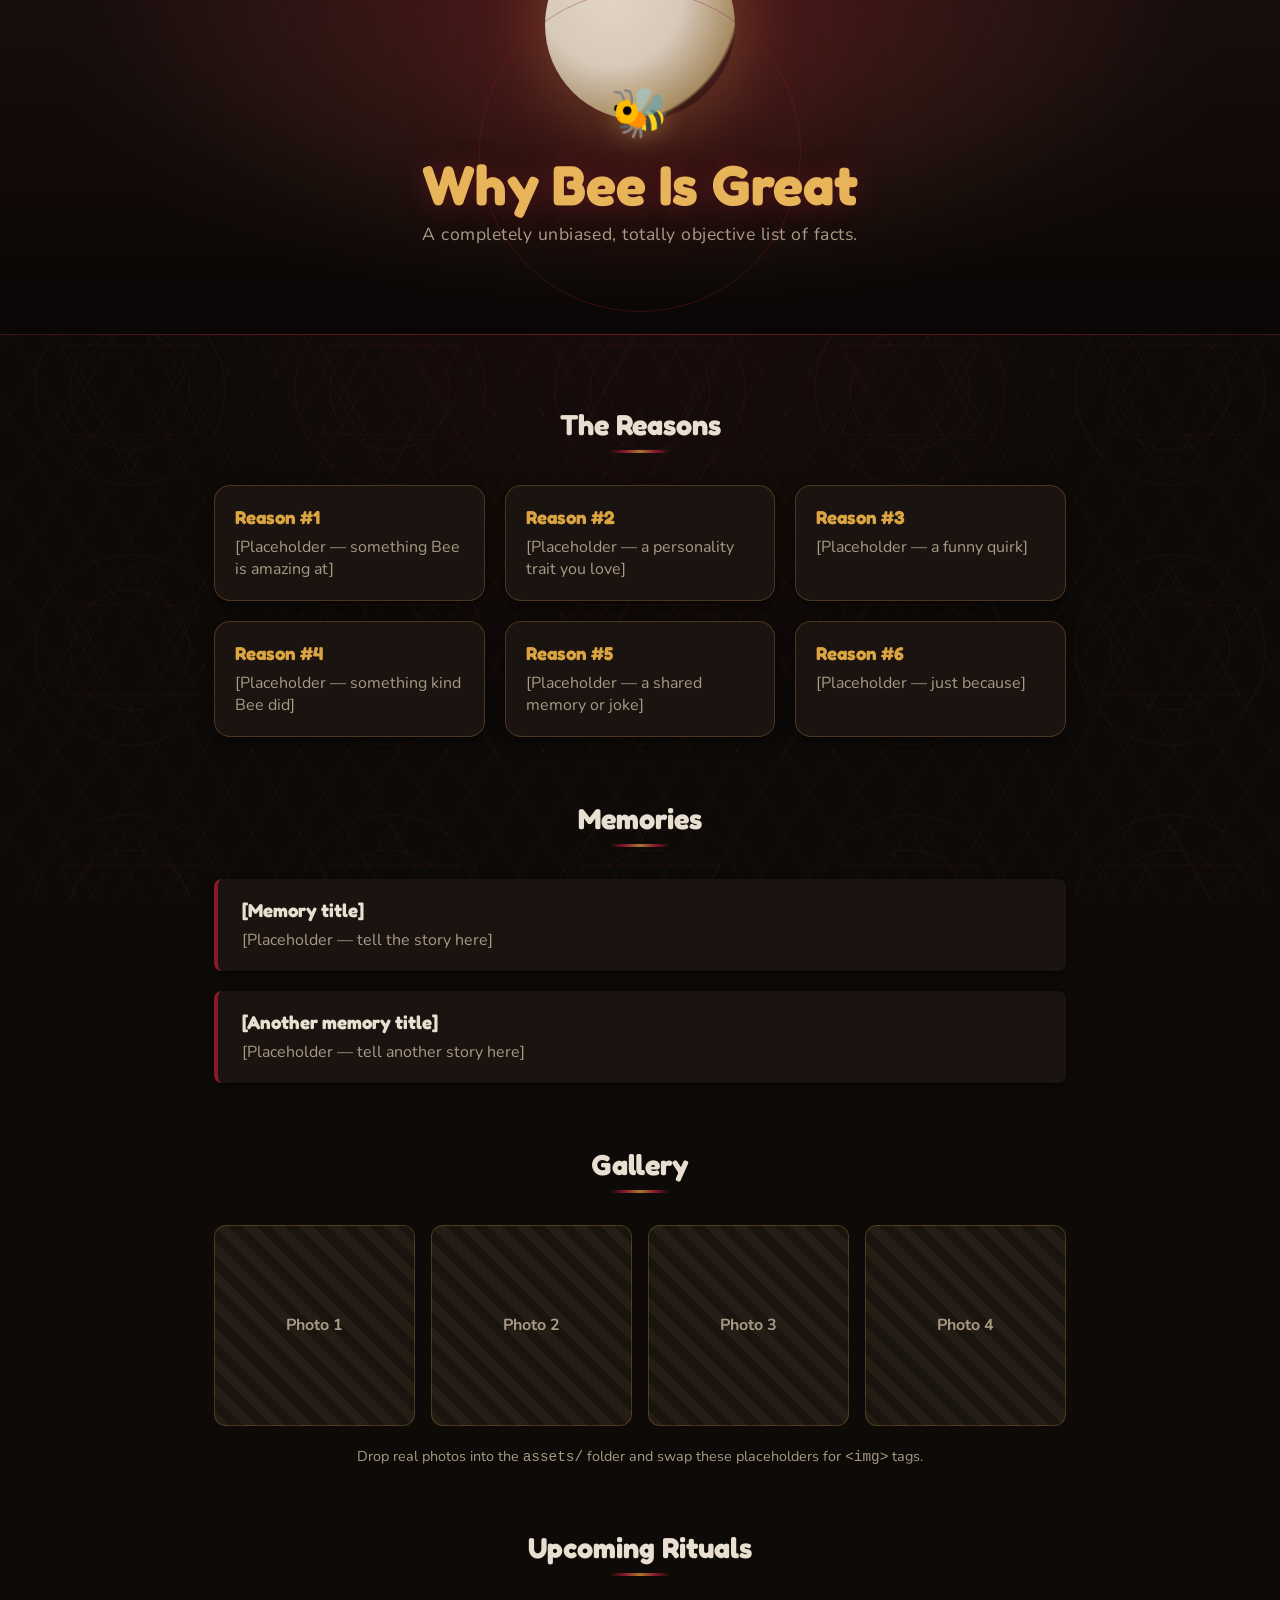
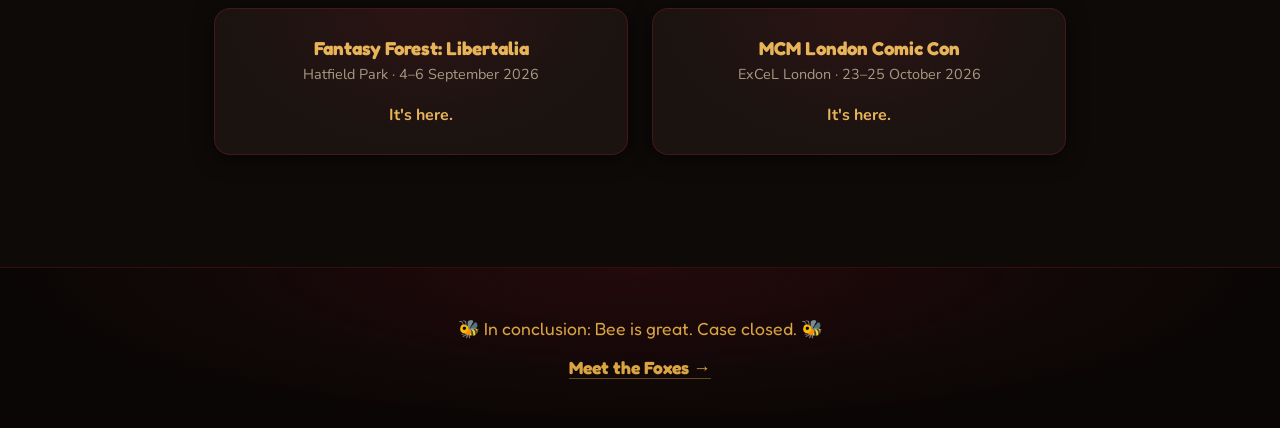
<file: bee.html>
<!DOCTYPE html>
<html lang="en">
<head>
<meta charset="UTF-8">
<meta name="viewport" content="width=device-width, initial-scale=1.0">
<title>Why Bee Is Great</title>
<link rel="stylesheet" href="style.css">
<link rel="preconnect" href="https://fonts.googleapis.com">
<link rel="preconnect" href="https://fonts.gstatic.com" crossorigin>
<link href="https://fonts.googleapis.com/css2?family=Fredoka:wght@500;700&family=Nunito:wght@400;700&display=swap" rel="stylesheet">
</head>
<body>

<header class="hero">
  <div class="hero-inner">
    <p class="hero-emoji">🐝</p>
    <h1>Why Bee Is Great</h1>
    <p class="subtitle">A completely unbiased, totally objective list of facts.</p>
  </div>
</header>

<main>

  <section class="reasons">
    <h2>The Reasons</h2>
    <div class="reason-grid">
      <div class="reason-card">
        <h3>Reason #1</h3>
        <p>[Placeholder — something Bee is amazing at]</p>
      </div>
      <div class="reason-card">
        <h3>Reason #2</h3>
        <p>[Placeholder — a personality trait you love]</p>
      </div>
      <div class="reason-card">
        <h3>Reason #3</h3>
        <p>[Placeholder — a funny quirk]</p>
      </div>
      <div class="reason-card">
        <h3>Reason #4</h3>
        <p>[Placeholder — something kind Bee did]</p>
      </div>
      <div class="reason-card">
        <h3>Reason #5</h3>
        <p>[Placeholder — a shared memory or joke]</p>
      </div>
      <div class="reason-card">
        <h3>Reason #6</h3>
        <p>[Placeholder — just because]</p>
      </div>
    </div>
  </section>

  <section class="memories">
    <h2>Memories</h2>
    <div class="memory-list">
      <div class="memory-card">
        <h3>[Memory title]</h3>
        <p>[Placeholder — tell the story here]</p>
      </div>
      <div class="memory-card">
        <h3>[Another memory title]</h3>
        <p>[Placeholder — tell another story here]</p>
      </div>
    </div>
  </section>

  <section class="gallery">
    <h2>Gallery</h2>
    <div class="gallery-grid">
      <div class="gallery-item">Photo 1</div>
      <div class="gallery-item">Photo 2</div>
      <div class="gallery-item">Photo 3</div>
      <div class="gallery-item">Photo 4</div>
    </div>
    <p class="gallery-hint">Drop real photos into the <code>assets/</code> folder and swap these placeholders for <code>&lt;img&gt;</code> tags.</p>
  </section>

  <section class="countdowns">
    <h2>Upcoming Rituals</h2>
    <div class="countdown-grid">
      <div class="countdown-card" data-target="2026-09-04T00:00:00">
        <h3>Fantasy Forest: Libertalia</h3>
        <p class="countdown-sub">Hatfield Park &middot; 4&ndash;6 September 2026</p>
        <div class="countdown-timer">
          <div class="countdown-unit"><span class="countdown-value" data-unit="days">00</span><span class="countdown-label">days</span></div>
          <div class="countdown-unit"><span class="countdown-value" data-unit="hours">00</span><span class="countdown-label">hrs</span></div>
          <div class="countdown-unit"><span class="countdown-value" data-unit="minutes">00</span><span class="countdown-label">min</span></div>
          <div class="countdown-unit"><span class="countdown-value" data-unit="seconds">00</span><span class="countdown-label">sec</span></div>
        </div>
        <p class="countdown-status"></p>
      </div>
      <div class="countdown-card" data-target="2026-10-23T00:00:00">
        <h3>MCM London Comic Con</h3>
        <p class="countdown-sub">ExCeL London &middot; 23&ndash;25 October 2026</p>
        <div class="countdown-timer">
          <div class="countdown-unit"><span class="countdown-value" data-unit="days">00</span><span class="countdown-label">days</span></div>
          <div class="countdown-unit"><span class="countdown-value" data-unit="hours">00</span><span class="countdown-label">hrs</span></div>
          <div class="countdown-unit"><span class="countdown-value" data-unit="minutes">00</span><span class="countdown-label">min</span></div>
          <div class="countdown-unit"><span class="countdown-value" data-unit="seconds">00</span><span class="countdown-label">sec</span></div>
        </div>
        <p class="countdown-status"></p>
      </div>
    </div>
  </section>

</main>

<footer>
  <p>🐝 In conclusion: Bee is great. Case closed. 🐝</p>
  <p><a class="back-link" href="foxes.html">Meet the Foxes &rarr;</a></p>
</footer>

<script>
  function updateCountdowns() {
    document.querySelectorAll('.countdown-card').forEach(function (card) {
      var target = new Date(card.dataset.target).getTime();
      var now = Date.now();
      var diff = target - now;
      var statusEl = card.querySelector('.countdown-status');
      var timerEl = card.querySelector('.countdown-timer');

      if (diff <= 0) {
        timerEl.style.display = 'none';
        statusEl.textContent = 'It\'s here.';
        return;
      }

      var seconds = Math.floor(diff / 1000);
      var days = Math.floor(seconds / 86400);
      var hours = Math.floor((seconds % 86400) / 3600);
      var minutes = Math.floor((seconds % 3600) / 60);
      var secs = seconds % 60;

      card.querySelector('[data-unit="days"]').textContent = String(days).padStart(2, '0');
      card.querySelector('[data-unit="hours"]').textContent = String(hours).padStart(2, '0');
      card.querySelector('[data-unit="minutes"]').textContent = String(minutes).padStart(2, '0');
      card.querySelector('[data-unit="seconds"]').textContent = String(secs).padStart(2, '0');
      statusEl.textContent = '';
    });
  }

  updateCountdowns();
  setInterval(updateCountdowns, 1000);
</script>

</body>
</html>
</file>
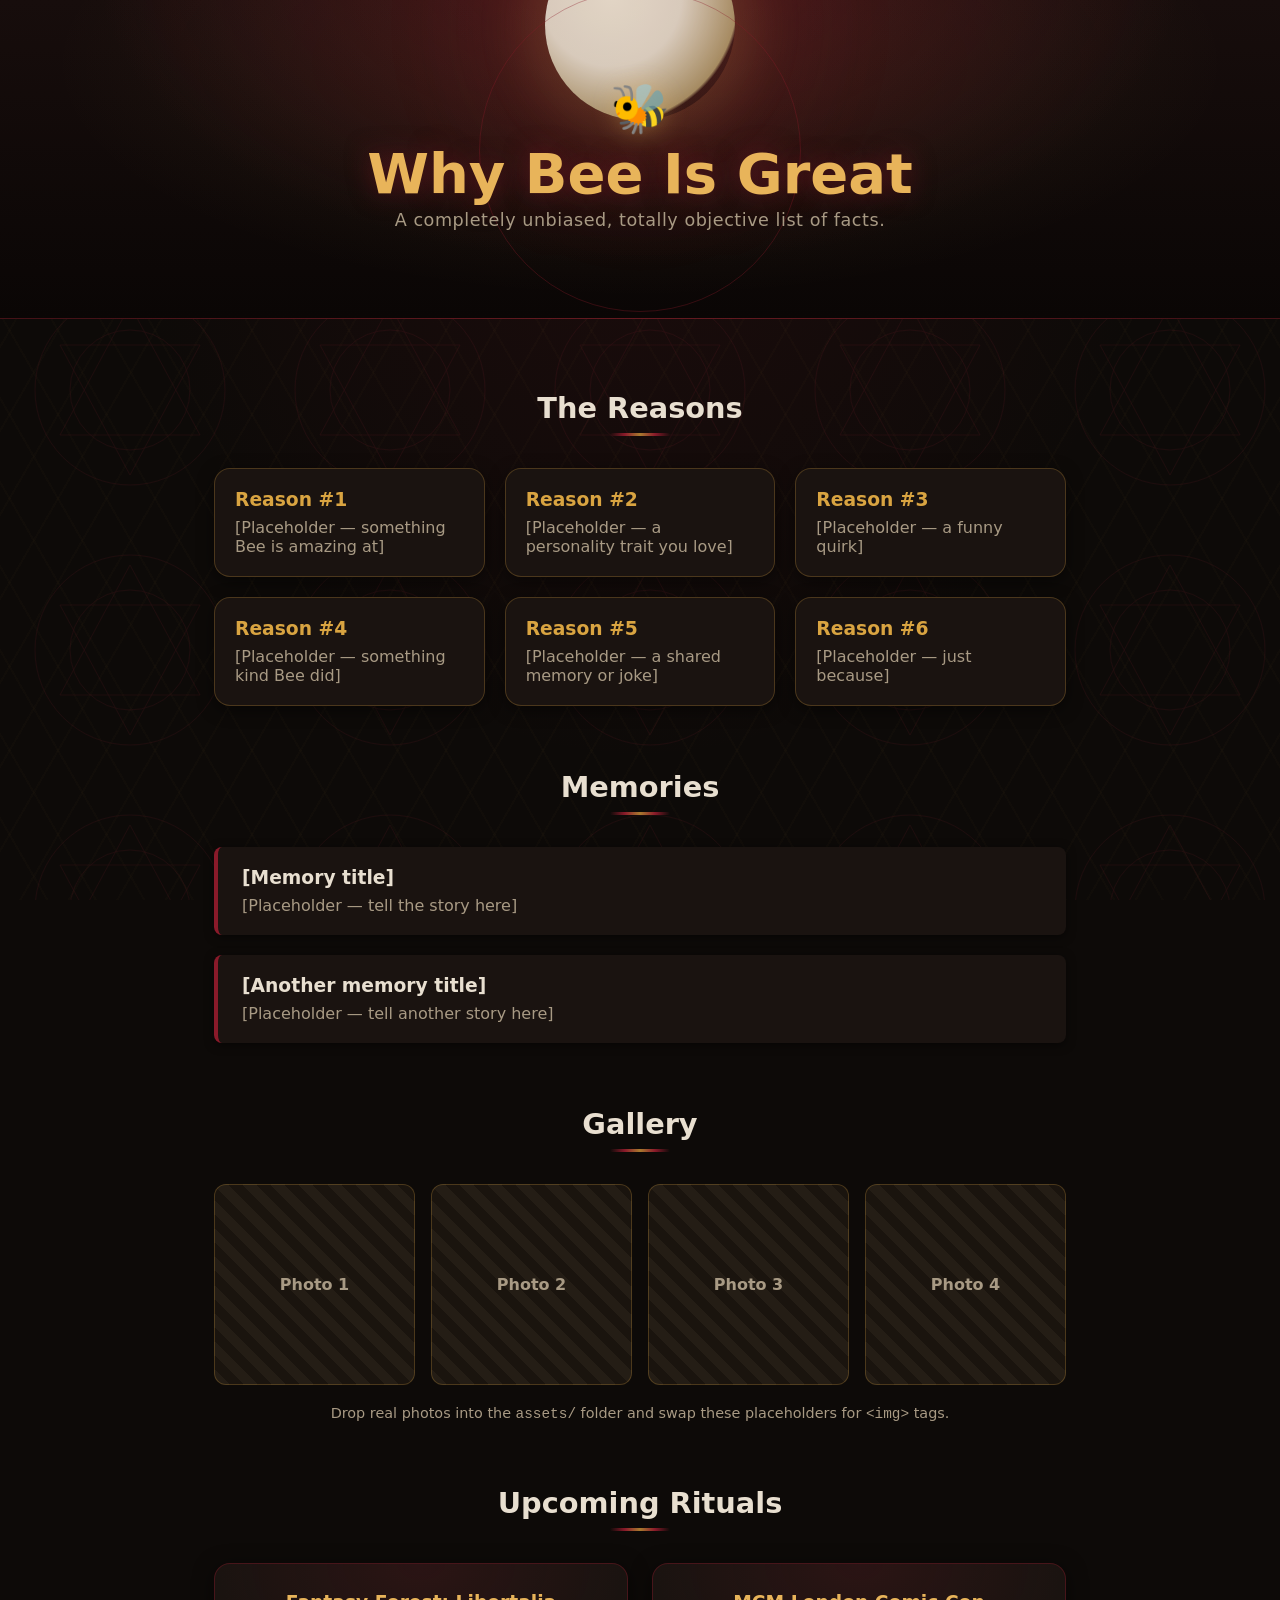
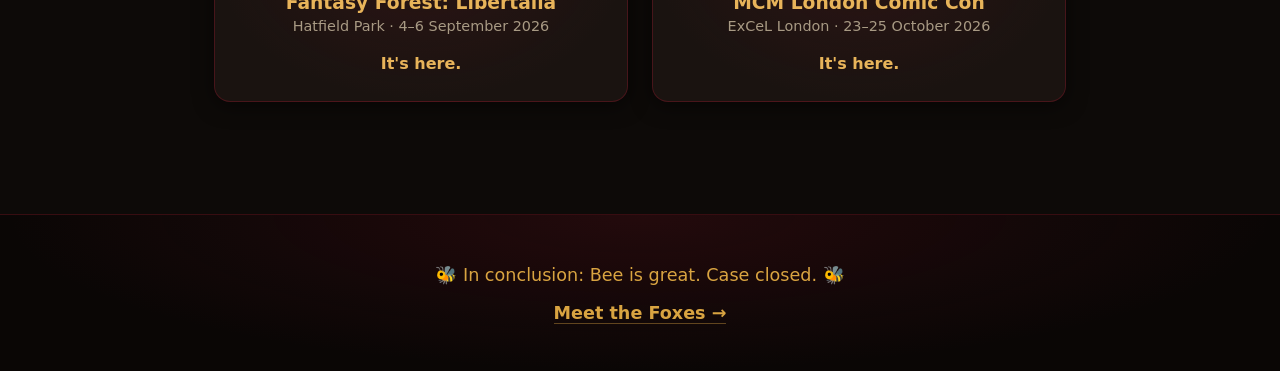
<file: esp32/BeeWebsite/data/bee.html>
<!DOCTYPE html>
<html lang="en">
<head>
<meta charset="UTF-8">
<meta name="viewport" content="width=device-width, initial-scale=1.0">
<title>Why Bee Is Great</title>
<link rel="stylesheet" href="style.css">
</head>
<body>

<header class="hero">
  <div class="hero-inner">
    <p class="hero-emoji">🐝</p>
    <h1>Why Bee Is Great</h1>
    <p class="subtitle">A completely unbiased, totally objective list of facts.</p>
  </div>
</header>

<main>

  <section class="reasons">
    <h2>The Reasons</h2>
    <div class="reason-grid">
      <div class="reason-card">
        <h3>Reason #1</h3>
        <p>[Placeholder — something Bee is amazing at]</p>
      </div>
      <div class="reason-card">
        <h3>Reason #2</h3>
        <p>[Placeholder — a personality trait you love]</p>
      </div>
      <div class="reason-card">
        <h3>Reason #3</h3>
        <p>[Placeholder — a funny quirk]</p>
      </div>
      <div class="reason-card">
        <h3>Reason #4</h3>
        <p>[Placeholder — something kind Bee did]</p>
      </div>
      <div class="reason-card">
        <h3>Reason #5</h3>
        <p>[Placeholder — a shared memory or joke]</p>
      </div>
      <div class="reason-card">
        <h3>Reason #6</h3>
        <p>[Placeholder — just because]</p>
      </div>
    </div>
  </section>

  <section class="memories">
    <h2>Memories</h2>
    <div class="memory-list">
      <div class="memory-card">
        <h3>[Memory title]</h3>
        <p>[Placeholder — tell the story here]</p>
      </div>
      <div class="memory-card">
        <h3>[Another memory title]</h3>
        <p>[Placeholder — tell another story here]</p>
      </div>
    </div>
  </section>

  <section class="gallery">
    <h2>Gallery</h2>
    <div class="gallery-grid">
      <div class="gallery-item">Photo 1</div>
      <div class="gallery-item">Photo 2</div>
      <div class="gallery-item">Photo 3</div>
      <div class="gallery-item">Photo 4</div>
    </div>
    <p class="gallery-hint">Drop real photos into the <code>assets/</code> folder and swap these placeholders for <code>&lt;img&gt;</code> tags.</p>
  </section>

  <section class="countdowns">
    <h2>Upcoming Rituals</h2>
    <div class="countdown-grid">
      <div class="countdown-card" data-target="2026-09-04T00:00:00">
        <h3>Fantasy Forest: Libertalia</h3>
        <p class="countdown-sub">Hatfield Park &middot; 4&ndash;6 September 2026</p>
        <div class="countdown-timer">
          <div class="countdown-unit"><span class="countdown-value" data-unit="days">00</span><span class="countdown-label">days</span></div>
          <div class="countdown-unit"><span class="countdown-value" data-unit="hours">00</span><span class="countdown-label">hrs</span></div>
          <div class="countdown-unit"><span class="countdown-value" data-unit="minutes">00</span><span class="countdown-label">min</span></div>
          <div class="countdown-unit"><span class="countdown-value" data-unit="seconds">00</span><span class="countdown-label">sec</span></div>
        </div>
        <p class="countdown-status"></p>
      </div>
      <div class="countdown-card" data-target="2026-10-23T00:00:00">
        <h3>MCM London Comic Con</h3>
        <p class="countdown-sub">ExCeL London &middot; 23&ndash;25 October 2026</p>
        <div class="countdown-timer">
          <div class="countdown-unit"><span class="countdown-value" data-unit="days">00</span><span class="countdown-label">days</span></div>
          <div class="countdown-unit"><span class="countdown-value" data-unit="hours">00</span><span class="countdown-label">hrs</span></div>
          <div class="countdown-unit"><span class="countdown-value" data-unit="minutes">00</span><span class="countdown-label">min</span></div>
          <div class="countdown-unit"><span class="countdown-value" data-unit="seconds">00</span><span class="countdown-label">sec</span></div>
        </div>
        <p class="countdown-status"></p>
      </div>
    </div>
  </section>

</main>

<footer>
  <p>🐝 In conclusion: Bee is great. Case closed. 🐝</p>
  <p><a class="back-link" href="foxes.html">Meet the Foxes &rarr;</a></p>
</footer>

<script>
  function updateCountdowns() {
    document.querySelectorAll('.countdown-card').forEach(function (card) {
      var target = new Date(card.dataset.target).getTime();
      var now = Date.now();
      var diff = target - now;
      var statusEl = card.querySelector('.countdown-status');
      var timerEl = card.querySelector('.countdown-timer');

      if (diff <= 0) {
        timerEl.style.display = 'none';
        statusEl.textContent = 'It\'s here.';
        return;
      }

      var seconds = Math.floor(diff / 1000);
      var days = Math.floor(seconds / 86400);
      var hours = Math.floor((seconds % 86400) / 3600);
      var minutes = Math.floor((seconds % 3600) / 60);
      var secs = seconds % 60;

      card.querySelector('[data-unit="days"]').textContent = String(days).padStart(2, '0');
      card.querySelector('[data-unit="hours"]').textContent = String(hours).padStart(2, '0');
      card.querySelector('[data-unit="minutes"]').textContent = String(minutes).padStart(2, '0');
      card.querySelector('[data-unit="seconds"]').textContent = String(secs).padStart(2, '0');
      statusEl.textContent = '';
    });
  }

  updateCountdowns();
  setInterval(updateCountdowns, 1000);
</script>

</body>
</html>
</file>
<file: style.css>
:root {
  --gold: #d9a441;
  --dim-gold: #a87a2e;
  --ember: #e8b45a;
  --blood: #8a1a2a;
  --blood-deep: #4a0d16;
  --moon: #f2e9d8;
  --bg: #0d0a08;
  --panel: #1c1712;
  --card-bg: #1a1310;
  --text: #e8dfd0;
  --text-dim: #a89a84;
}

* {
  box-sizing: border-box;
}

body {
  margin: 0;
  font-family: 'Nunito', sans-serif;
  background: var(--bg);
  color: var(--text);
  background-image:
    url("data:image/svg+xml,%3Csvg xmlns='http://www.w3.org/2000/svg' width='260' height='260'%3E%3Cg fill='none' stroke='%238a1a2a' stroke-width='0.6' opacity='0.22'%3E%3Ccircle cx='130' cy='130' r='95'/%3E%3Ccircle cx='130' cy='130' r='60'/%3E%3Cpolygon points='130,45 200,175 60,175'/%3E%3Cpolygon points='130,215 60,85 200,85'/%3E%3C/g%3E%3C/svg%3E"),
    repeating-linear-gradient(60deg, transparent, transparent 40px, rgba(217, 164, 65, 0.02) 40px, rgba(217, 164, 65, 0.02) 42px),
    repeating-linear-gradient(-60deg, transparent, transparent 40px, rgba(217, 164, 65, 0.02) 40px, rgba(217, 164, 65, 0.02) 42px),
    radial-gradient(ellipse at 50% 0%, rgba(138, 26, 42, 0.15), transparent 60%);
  background-attachment: fixed;
}

h1, h2, h3 {
  font-family: 'Fredoka', sans-serif;
}

/* Hero */
.hero {
  position: relative;
  overflow: hidden;
  background:
    radial-gradient(ellipse at 50% -10%, rgba(138, 26, 42, 0.4), transparent 60%),
    radial-gradient(ellipse at 50% 20%, rgba(232, 180, 90, 0.1), transparent 65%),
    linear-gradient(180deg, #170d0c, #0a0605);
  padding: 5rem 1.5rem 5.5rem;
  text-align: center;
  border-bottom: 1px solid rgba(138, 26, 42, 0.4);
}

.hero::before {
  content: "";
  position: absolute;
  top: -70px;
  left: 50%;
  transform: translateX(-50%);
  width: 190px;
  height: 190px;
  border-radius: 50%;
  background: radial-gradient(circle at 35% 35%, #fdf6e3, var(--moon) 40%, #b89f6f 72%, transparent 74%);
  box-shadow:
    0 0 50px 18px rgba(232, 180, 90, 0.18),
    0 0 130px 55px rgba(138, 26, 42, 0.2);
  opacity: 0.85;
}

.hero::after {
  content: "";
  position: absolute;
  top: -10px;
  left: 50%;
  width: 320px;
  height: 320px;
  transform: translateX(-50%);
  border: 1px solid rgba(138, 26, 42, 0.35);
  border-radius: 50%;
}

.hero-inner {
  position: relative;
  z-index: 1;
}

.hero-emoji {
  font-size: 3rem;
  margin: 0;
  filter: drop-shadow(0 0 12px rgba(232, 180, 90, 0.4));
}

.hero h1 {
  font-size: clamp(2.2rem, 6vw, 3.5rem);
  margin: 0.25rem 0;
  color: var(--ember);
  text-shadow: 0 0 24px rgba(138, 26, 42, 0.5);
}

.subtitle {
  font-size: 1.1rem;
  margin: 0;
  color: var(--text-dim);
  letter-spacing: 0.03em;
}

main {
  max-width: 900px;
  margin: 0 auto;
  padding: 3rem 1.5rem;
}

section {
  margin-bottom: 4rem;
}

h2 {
  font-size: 1.8rem;
  text-align: center;
  margin-bottom: 2rem;
  position: relative;
  color: var(--text);
}

h2::after {
  content: "";
  display: block;
  width: 60px;
  height: 3px;
  background: linear-gradient(90deg, transparent, var(--blood), var(--dim-gold), var(--blood), transparent);
  margin: 0.5rem auto 0;
  border-radius: 2px;
}

/* Reasons */
.reason-grid {
  display: grid;
  grid-template-columns: repeat(auto-fit, minmax(220px, 1fr));
  gap: 1.25rem;
}

.reason-card {
  background: var(--card-bg);
  border: 1px solid rgba(217, 164, 65, 0.25);
  border-radius: 16px;
  padding: 1.25rem;
  box-shadow: 0 4px 16px rgba(0, 0, 0, 0.5);
  transition: transform 0.15s ease, border-color 0.15s ease;
}

.reason-card:hover {
  transform: translateY(-4px);
  border-color: rgba(138, 26, 42, 0.6);
  box-shadow: 0 4px 20px rgba(138, 26, 42, 0.25);
}

.reason-card h3 {
  margin: 0 0 0.5rem;
  color: var(--gold);
}

.reason-card p {
  margin: 0;
  color: var(--text-dim);
}

/* Memories */
.memory-list {
  display: grid;
  gap: 1.25rem;
}

.memory-card {
  background: var(--card-bg);
  border-left: 4px solid var(--blood);
  border-radius: 8px;
  padding: 1.25rem 1.5rem;
  box-shadow: 0 2px 10px rgba(0, 0, 0, 0.5);
}

.memory-card h3 {
  margin: 0 0 0.5rem;
  color: var(--text);
}

.memory-card p {
  margin: 0;
  color: var(--text-dim);
}

/* Gallery */
.gallery-grid {
  display: grid;
  grid-template-columns: repeat(auto-fit, minmax(150px, 1fr));
  gap: 1rem;
}

.gallery-item {
  aspect-ratio: 1;
  background: repeating-linear-gradient(45deg, #241d15, #241d15 10px, #1a140e 10px, #1a140e 20px);
  border-radius: 12px;
  border: 1px solid rgba(217, 164, 65, 0.25);
  display: flex;
  align-items: center;
  justify-content: center;
  font-weight: 700;
  color: var(--text-dim);
}

.gallery-hint {
  text-align: center;
  font-size: 0.9rem;
  color: var(--text-dim);
  margin-top: 1.25rem;
}

/* Countdowns */
.countdown-grid {
  display: grid;
  grid-template-columns: repeat(auto-fit, minmax(260px, 1fr));
  gap: 1.5rem;
}

.countdown-card {
  background:
    radial-gradient(ellipse at 50% 0%, rgba(138, 26, 42, 0.15), transparent 70%),
    var(--card-bg);
  border: 1px solid rgba(138, 26, 42, 0.4);
  border-radius: 16px;
  padding: 1.75rem 1.5rem;
  text-align: center;
  box-shadow: 0 4px 20px rgba(0, 0, 0, 0.5);
}

.countdown-card h3 {
  margin: 0 0 0.35rem;
  color: var(--ember);
}

.countdown-sub {
  margin: 0 0 1.25rem;
  color: var(--text-dim);
  font-size: 0.9rem;
}

.countdown-timer {
  display: flex;
  justify-content: center;
  gap: 0.75rem;
}

.countdown-unit {
  display: flex;
  flex-direction: column;
  align-items: center;
  min-width: 56px;
}

.countdown-value {
  font-family: 'Fredoka', sans-serif;
  font-size: 1.9rem;
  color: var(--gold);
  text-shadow: 0 0 16px rgba(138, 26, 42, 0.4);
  background: rgba(0, 0, 0, 0.35);
  border: 1px solid rgba(217, 164, 65, 0.25);
  border-radius: 10px;
  padding: 0.4rem 0.5rem;
  min-width: 3rem;
}

.countdown-label {
  font-size: 0.7rem;
  text-transform: uppercase;
  letter-spacing: 0.08em;
  color: var(--text-dim);
  margin-top: 0.4rem;
}

.countdown-status {
  margin: 0.75rem 0 0;
  color: var(--ember);
  font-weight: 700;
}

footer {
  text-align: center;
  padding: 2rem 1.5rem;
  background:
    radial-gradient(ellipse at 50% 0%, rgba(138, 26, 42, 0.2), transparent 70%),
    #0a0605;
  color: var(--gold);
  font-family: 'Fredoka', sans-serif;
  font-size: 1.1rem;
  border-top: 1px solid rgba(138, 26, 42, 0.35);
}

footer a {
  color: var(--gold);
  text-decoration: none;
  font-weight: 700;
  border-bottom: 1px solid rgba(217, 164, 65, 0.4);
}

footer a:hover {
  color: var(--ember);
  border-color: var(--ember);
}

@media (max-width: 480px) {
  .hero {
    padding: 3rem 1rem 3.5rem;
  }
}
</file>
<file: esp32/BeeWebsite/data/style.css>
:root {
  --gold: #d9a441;
  --dim-gold: #a87a2e;
  --ember: #e8b45a;
  --blood: #8a1a2a;
  --blood-deep: #4a0d16;
  --moon: #f2e9d8;
  --bg: #0d0a08;
  --panel: #1c1712;
  --card-bg: #1a1310;
  --text: #e8dfd0;
  --text-dim: #a89a84;
  --font-body: system-ui, -apple-system, 'Segoe UI', Roboto, sans-serif;
  --font-display: 'Trebuchet MS', 'Segoe UI', system-ui, sans-serif;
}

* {
  box-sizing: border-box;
}

body {
  margin: 0;
  font-family: var(--font-body);
  background: var(--bg);
  color: var(--text);
  background-image:
    url("data:image/svg+xml,%3Csvg xmlns='http://www.w3.org/2000/svg' width='260' height='260'%3E%3Cg fill='none' stroke='%238a1a2a' stroke-width='0.6' opacity='0.22'%3E%3Ccircle cx='130' cy='130' r='95'/%3E%3Ccircle cx='130' cy='130' r='60'/%3E%3Cpolygon points='130,45 200,175 60,175'/%3E%3Cpolygon points='130,215 60,85 200,85'/%3E%3C/g%3E%3C/svg%3E"),
    repeating-linear-gradient(60deg, transparent, transparent 40px, rgba(217, 164, 65, 0.02) 40px, rgba(217, 164, 65, 0.02) 42px),
    repeating-linear-gradient(-60deg, transparent, transparent 40px, rgba(217, 164, 65, 0.02) 40px, rgba(217, 164, 65, 0.02) 42px),
    radial-gradient(ellipse at 50% 0%, rgba(138, 26, 42, 0.15), transparent 60%);
  background-attachment: fixed;
}

h1, h2, h3 {
  font-family: var(--font-display);
}

/* Hero */
.hero {
  position: relative;
  overflow: hidden;
  background:
    radial-gradient(ellipse at 50% -10%, rgba(138, 26, 42, 0.4), transparent 60%),
    radial-gradient(ellipse at 50% 20%, rgba(232, 180, 90, 0.1), transparent 65%),
    linear-gradient(180deg, #170d0c, #0a0605);
  padding: 5rem 1.5rem 5.5rem;
  text-align: center;
  border-bottom: 1px solid rgba(138, 26, 42, 0.4);
}

.hero::before {
  content: "";
  position: absolute;
  top: -70px;
  left: 50%;
  transform: translateX(-50%);
  width: 190px;
  height: 190px;
  border-radius: 50%;
  background: radial-gradient(circle at 35% 35%, #fdf6e3, var(--moon) 40%, #b89f6f 72%, transparent 74%);
  box-shadow:
    0 0 50px 18px rgba(232, 180, 90, 0.18),
    0 0 130px 55px rgba(138, 26, 42, 0.2);
  opacity: 0.85;
}

.hero::after {
  content: "";
  position: absolute;
  top: -10px;
  left: 50%;
  width: 320px;
  height: 320px;
  transform: translateX(-50%);
  border: 1px solid rgba(138, 26, 42, 0.35);
  border-radius: 50%;
}

.hero-inner {
  position: relative;
  z-index: 1;
}

.hero-emoji {
  font-size: 3rem;
  margin: 0;
  filter: drop-shadow(0 0 12px rgba(232, 180, 90, 0.4));
}

.hero h1 {
  font-size: clamp(2.2rem, 6vw, 3.5rem);
  margin: 0.25rem 0;
  color: var(--ember);
  text-shadow: 0 0 24px rgba(138, 26, 42, 0.5);
}

.subtitle {
  font-size: 1.1rem;
  margin: 0;
  color: var(--text-dim);
  letter-spacing: 0.03em;
}

main {
  max-width: 900px;
  margin: 0 auto;
  padding: 3rem 1.5rem;
}

section {
  margin-bottom: 4rem;
}

h2 {
  font-size: 1.8rem;
  text-align: center;
  margin-bottom: 2rem;
  position: relative;
  color: var(--text);
}

h2::after {
  content: "";
  display: block;
  width: 60px;
  height: 3px;
  background: linear-gradient(90deg, transparent, var(--blood), var(--dim-gold), var(--blood), transparent);
  margin: 0.5rem auto 0;
  border-radius: 2px;
}

/* Reasons */
.reason-grid {
  display: grid;
  grid-template-columns: repeat(auto-fit, minmax(220px, 1fr));
  gap: 1.25rem;
}

.reason-card {
  background: var(--card-bg);
  border: 1px solid rgba(217, 164, 65, 0.25);
  border-radius: 16px;
  padding: 1.25rem;
  box-shadow: 0 4px 16px rgba(0, 0, 0, 0.5);
  transition: transform 0.15s ease, border-color 0.15s ease;
}

.reason-card:hover {
  transform: translateY(-4px);
  border-color: rgba(138, 26, 42, 0.6);
  box-shadow: 0 4px 20px rgba(138, 26, 42, 0.25);
}

.reason-card h3 {
  margin: 0 0 0.5rem;
  color: var(--gold);
}

.reason-card p {
  margin: 0;
  color: var(--text-dim);
}

/* Memories */
.memory-list {
  display: grid;
  gap: 1.25rem;
}

.memory-card {
  background: var(--card-bg);
  border-left: 4px solid var(--blood);
  border-radius: 8px;
  padding: 1.25rem 1.5rem;
  box-shadow: 0 2px 10px rgba(0, 0, 0, 0.5);
}

.memory-card h3 {
  margin: 0 0 0.5rem;
  color: var(--text);
}

.memory-card p {
  margin: 0;
  color: var(--text-dim);
}

/* Gallery */
.gallery-grid {
  display: grid;
  grid-template-columns: repeat(auto-fit, minmax(150px, 1fr));
  gap: 1rem;
}

.gallery-item {
  aspect-ratio: 1;
  background: repeating-linear-gradient(45deg, #241d15, #241d15 10px, #1a140e 10px, #1a140e 20px);
  border-radius: 12px;
  border: 1px solid rgba(217, 164, 65, 0.25);
  display: flex;
  align-items: center;
  justify-content: center;
  font-weight: 700;
  color: var(--text-dim);
}

.gallery-hint {
  text-align: center;
  font-size: 0.9rem;
  color: var(--text-dim);
  margin-top: 1.25rem;
}

/* Countdowns */
.countdown-grid {
  display: grid;
  grid-template-columns: repeat(auto-fit, minmax(260px, 1fr));
  gap: 1.5rem;
}

.countdown-card {
  background:
    radial-gradient(ellipse at 50% 0%, rgba(138, 26, 42, 0.15), transparent 70%),
    var(--card-bg);
  border: 1px solid rgba(138, 26, 42, 0.4);
  border-radius: 16px;
  padding: 1.75rem 1.5rem;
  text-align: center;
  box-shadow: 0 4px 20px rgba(0, 0, 0, 0.5);
}

.countdown-card h3 {
  margin: 0 0 0.35rem;
  color: var(--ember);
}

.countdown-sub {
  margin: 0 0 1.25rem;
  color: var(--text-dim);
  font-size: 0.9rem;
}

.countdown-timer {
  display: flex;
  justify-content: center;
  gap: 0.75rem;
}

.countdown-unit {
  display: flex;
  flex-direction: column;
  align-items: center;
  min-width: 56px;
}

.countdown-value {
  font-family: var(--font-display);
  font-size: 1.9rem;
  color: var(--gold);
  text-shadow: 0 0 16px rgba(138, 26, 42, 0.4);
  background: rgba(0, 0, 0, 0.35);
  border: 1px solid rgba(217, 164, 65, 0.25);
  border-radius: 10px;
  padding: 0.4rem 0.5rem;
  min-width: 3rem;
}

.countdown-label {
  font-size: 0.7rem;
  text-transform: uppercase;
  letter-spacing: 0.08em;
  color: var(--text-dim);
  margin-top: 0.4rem;
}

.countdown-status {
  margin: 0.75rem 0 0;
  color: var(--ember);
  font-weight: 700;
}

footer {
  text-align: center;
  padding: 2rem 1.5rem;
  background:
    radial-gradient(ellipse at 50% 0%, rgba(138, 26, 42, 0.2), transparent 70%),
    #0a0605;
  color: var(--gold);
  font-family: var(--font-display);
  font-size: 1.1rem;
  border-top: 1px solid rgba(138, 26, 42, 0.35);
}

footer a {
  color: var(--gold);
  text-decoration: none;
  font-weight: 700;
  border-bottom: 1px solid rgba(217, 164, 65, 0.4);
}

footer a:hover {
  color: var(--ember);
  border-color: var(--ember);
}

@media (max-width: 480px) {
  .hero {
    padding: 3rem 1rem 3.5rem;
  }
}
</file>
